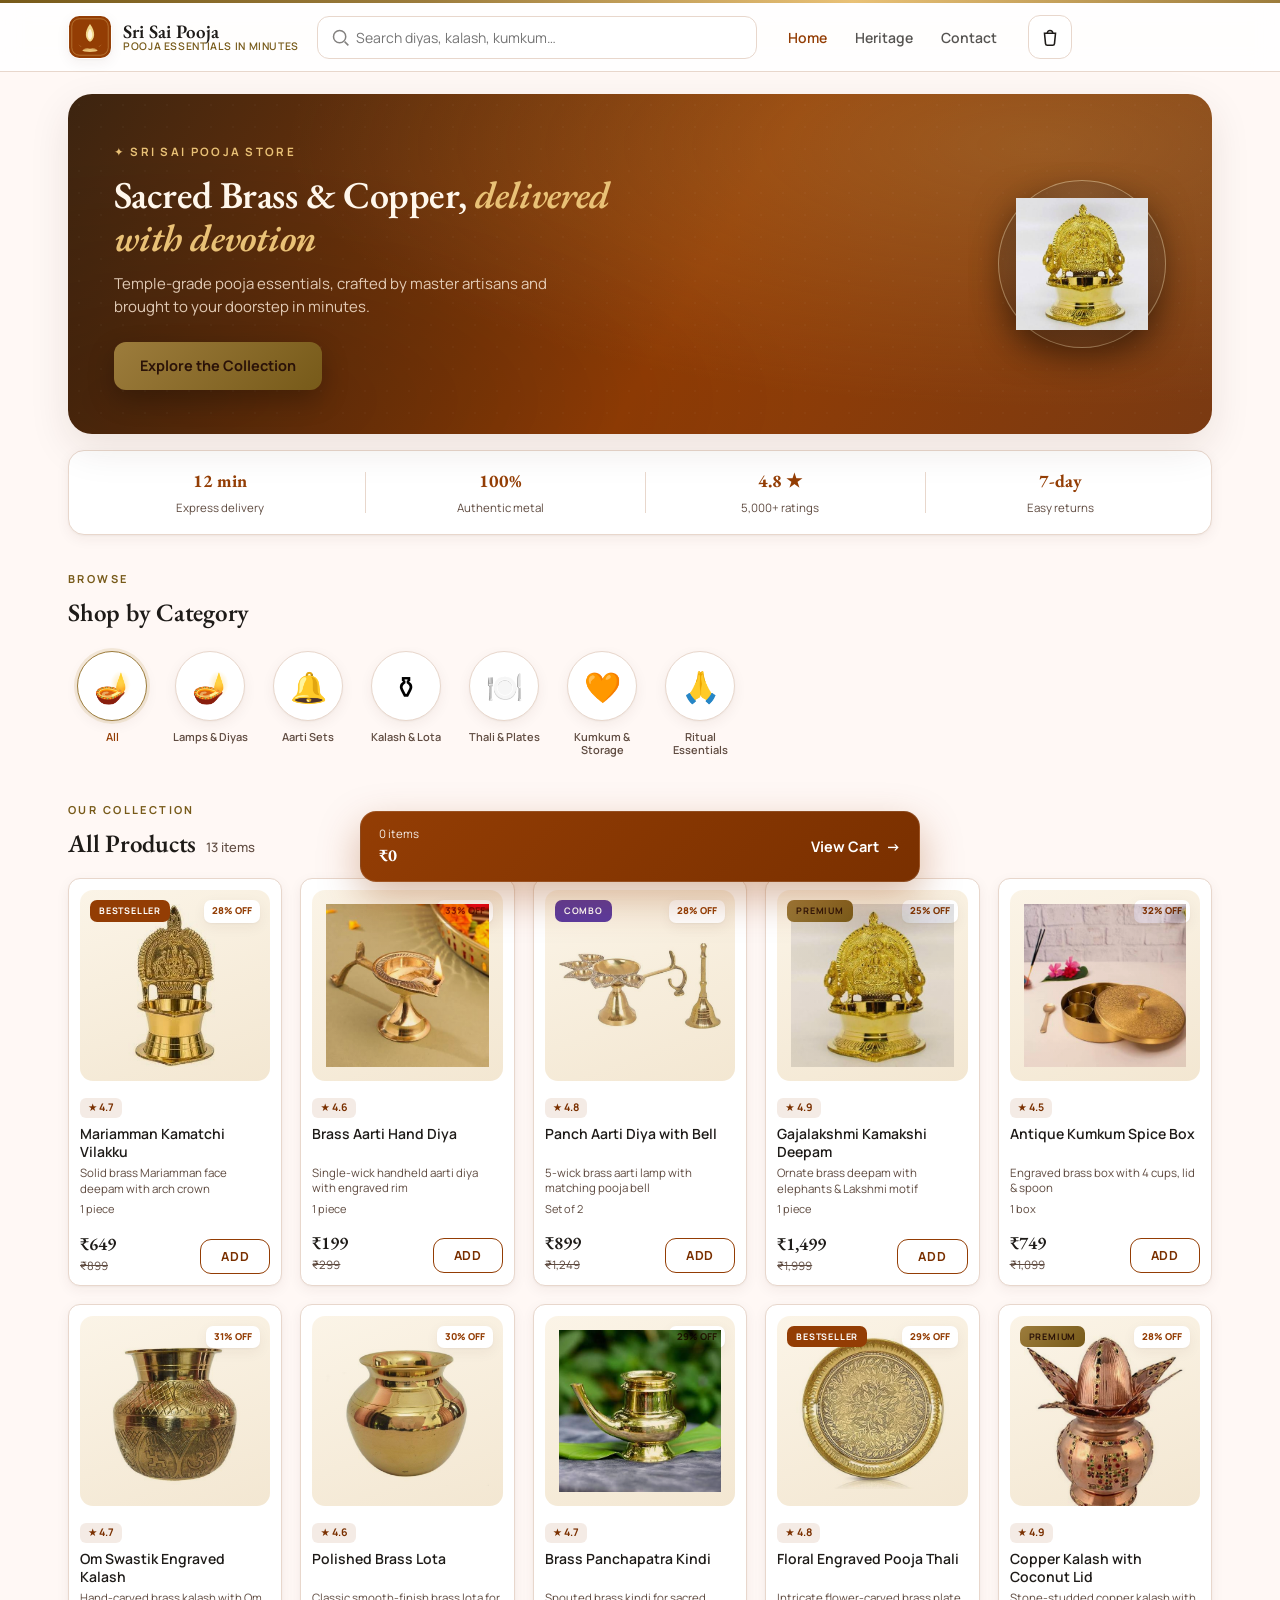
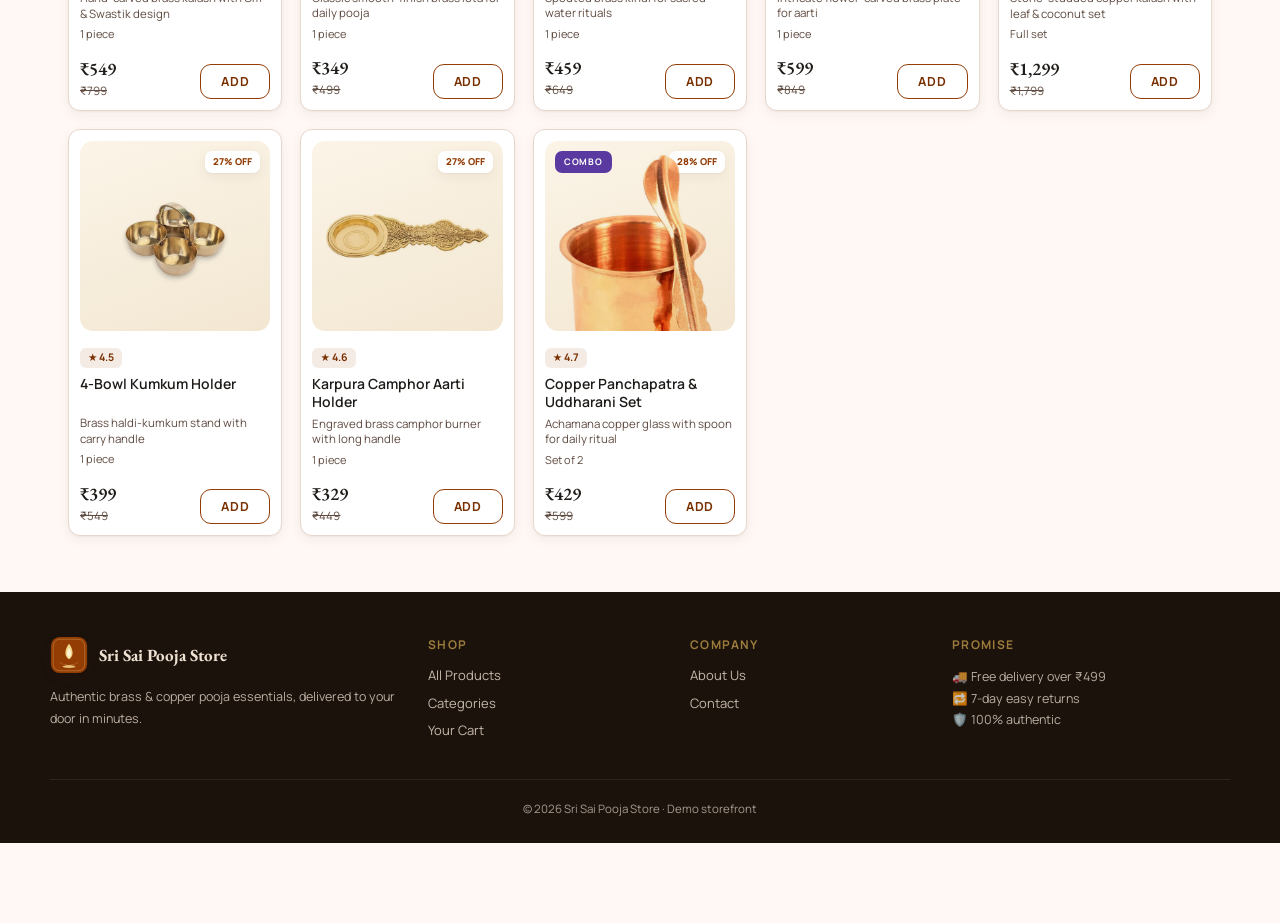
<file: index.html>
<!DOCTYPE html>
<html lang="en">
<head>
  <meta charset="UTF-8" />
  <meta name="viewport" content="width=device-width, initial-scale=1.0" />
  <title>Sri Sai Pooja Store · Pooja Essentials in Minutes</title>
  <meta name="description" content="Order authentic brass & copper pooja items delivered to your door in minutes." />
  <link rel="preconnect" href="https://fonts.googleapis.com" />
  <link rel="preconnect" href="https://fonts.gstatic.com" crossorigin />
  <link href="https://fonts.googleapis.com/css2?family=EB+Garamond:ital,wght@0,400;0,500;0,600;0,700;1,400;1,500&family=Manrope:wght@300;400;500;600;700;800&family=Tiro+Devanagari+Sanskrit&display=swap" rel="stylesheet" />
  <link rel="icon" href="assets/logo.svg?v=6" type="image/svg+xml" />
  <link rel="stylesheet" href="css/styles.css?v=6" />
</head>
<body>
  <div id="site-header"></div>

  <!-- Hero -->
  <section class="hero">
    <div class="container">
      <div class="hero-card">
        <div class="hero-copy">
          <span class="hero-kicker">✦ Sri Sai Pooja Store</span>
          <h1 class="serif">Sacred Brass &amp; Copper, <em>delivered with devotion</em></h1>
          <p>Temple-grade pooja essentials, crafted by master artisans and brought to your doorstep in minutes.</p>
          <a class="hero-cta" href="#categories">Explore the Collection</a>
        </div>
        <div class="hero-medallion"><img src="assets/products/gajalakshmi-deepam.jpg" alt="Brass Gajalakshmi Deepam" /></div>
      </div>
    </div>
  </section>

  <!-- Trust strip -->
  <div class="container">
    <div class="trust-strip">
      <div><b>12&nbsp;min</b><span>Express delivery</span></div>
      <div><b>100%</b><span>Authentic metal</span></div>
      <div><b>4.8 ★</b><span>5,000+ ratings</span></div>
      <div><b>7-day</b><span>Easy returns</span></div>
    </div>
  </div>

  <!-- Categories -->
  <div class="container">
    <div class="section-head" id="categories">
      <span class="kicker">Browse</span>
      <h2 class="serif section-title">Shop by Category</h2>
    </div>
    <nav class="categories" id="categoryBar"></nav>
  </div>

  <!-- Catalog -->
  <main class="catalog container">
    <div class="section-head">
      <span class="kicker">Our Collection</span>
      <div class="catalog-head">
        <h2 class="serif section-title" id="catalogTitle">All Products</h2>
        <span id="catalogCount" class="catalog-count"></span>
      </div>
    </div>
    <div class="product-grid" id="productGrid"></div>
    <div class="empty-state" id="emptyState" hidden>
      <div class="empty-emoji">🔍</div>
      <p>No products found. Try another search.</p>
    </div>
  </main>

  <div id="site-footer"></div>
  <div id="cart-bar-slot"></div>

  <script src="js/products.js?v=6"></script>
  <script src="js/store.js?v=6"></script>
  <script src="js/home.js?v=6"></script>
</body>
</html>
</file>
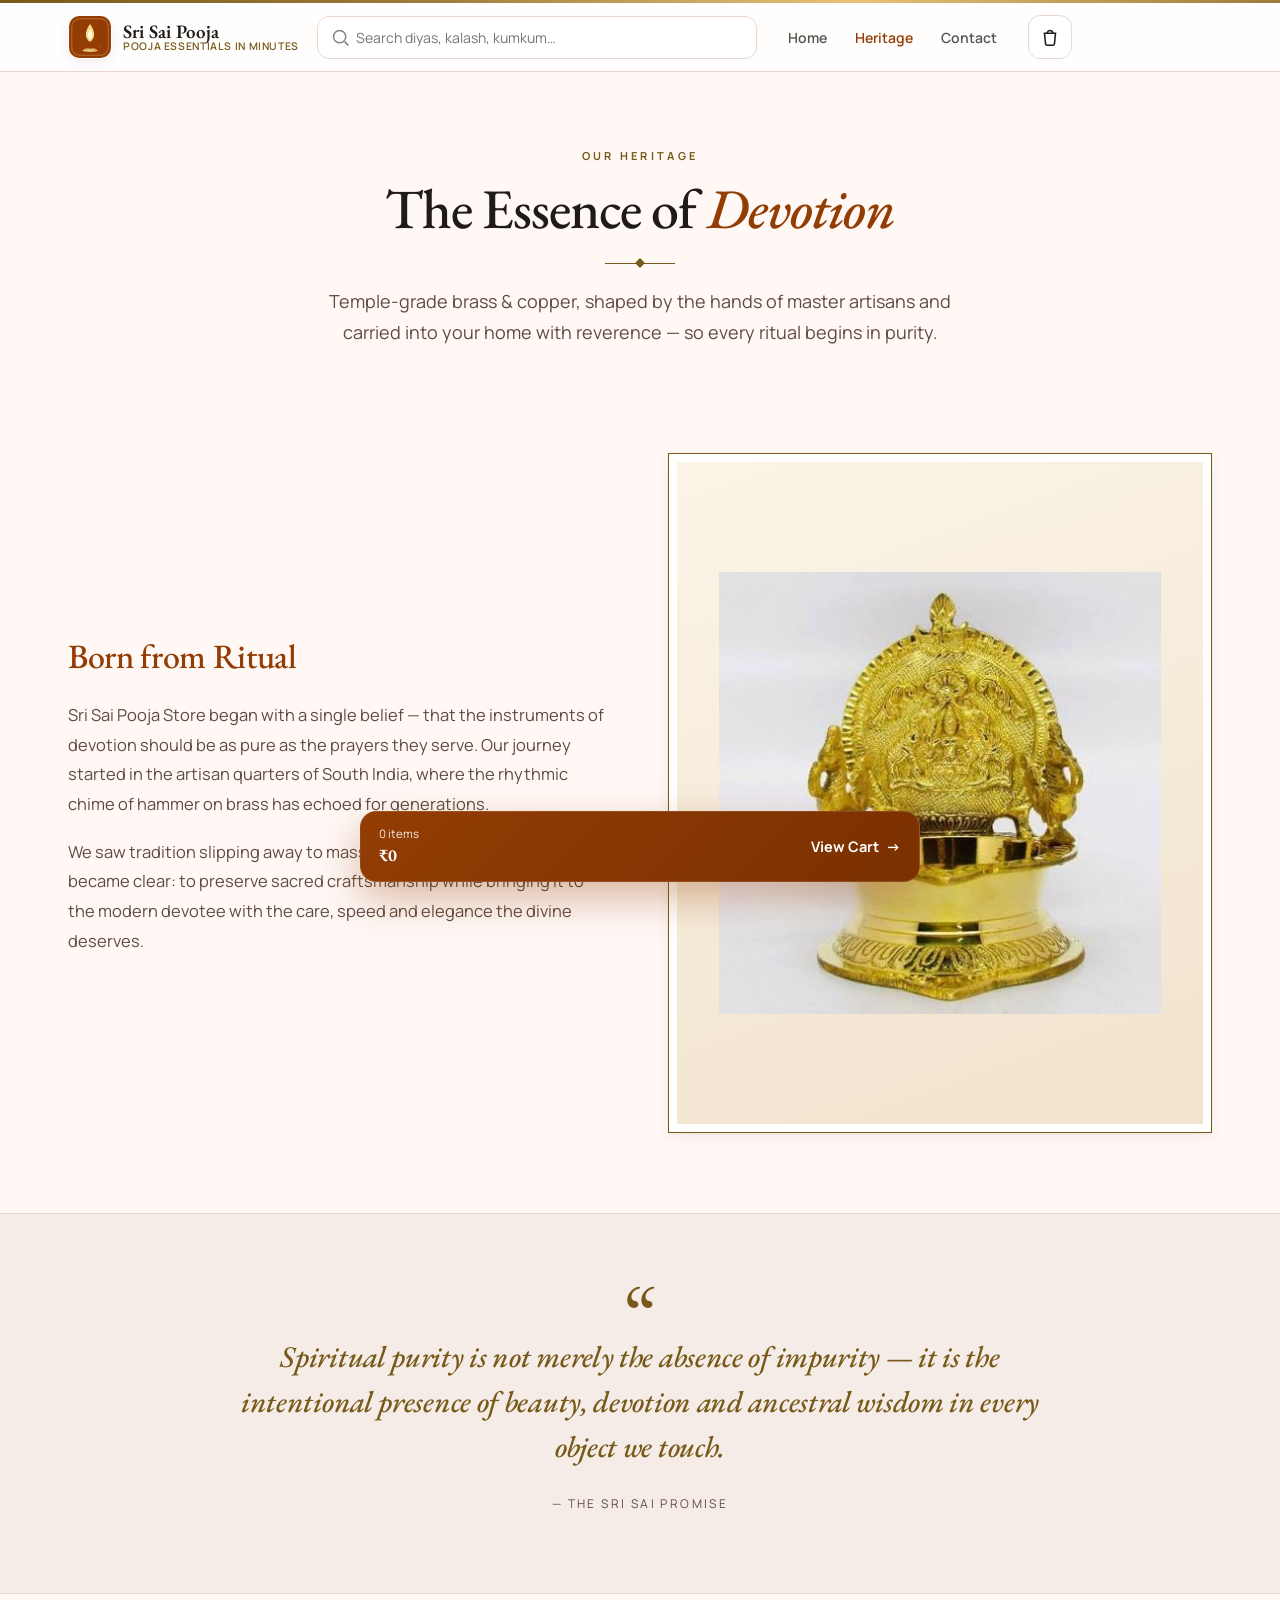
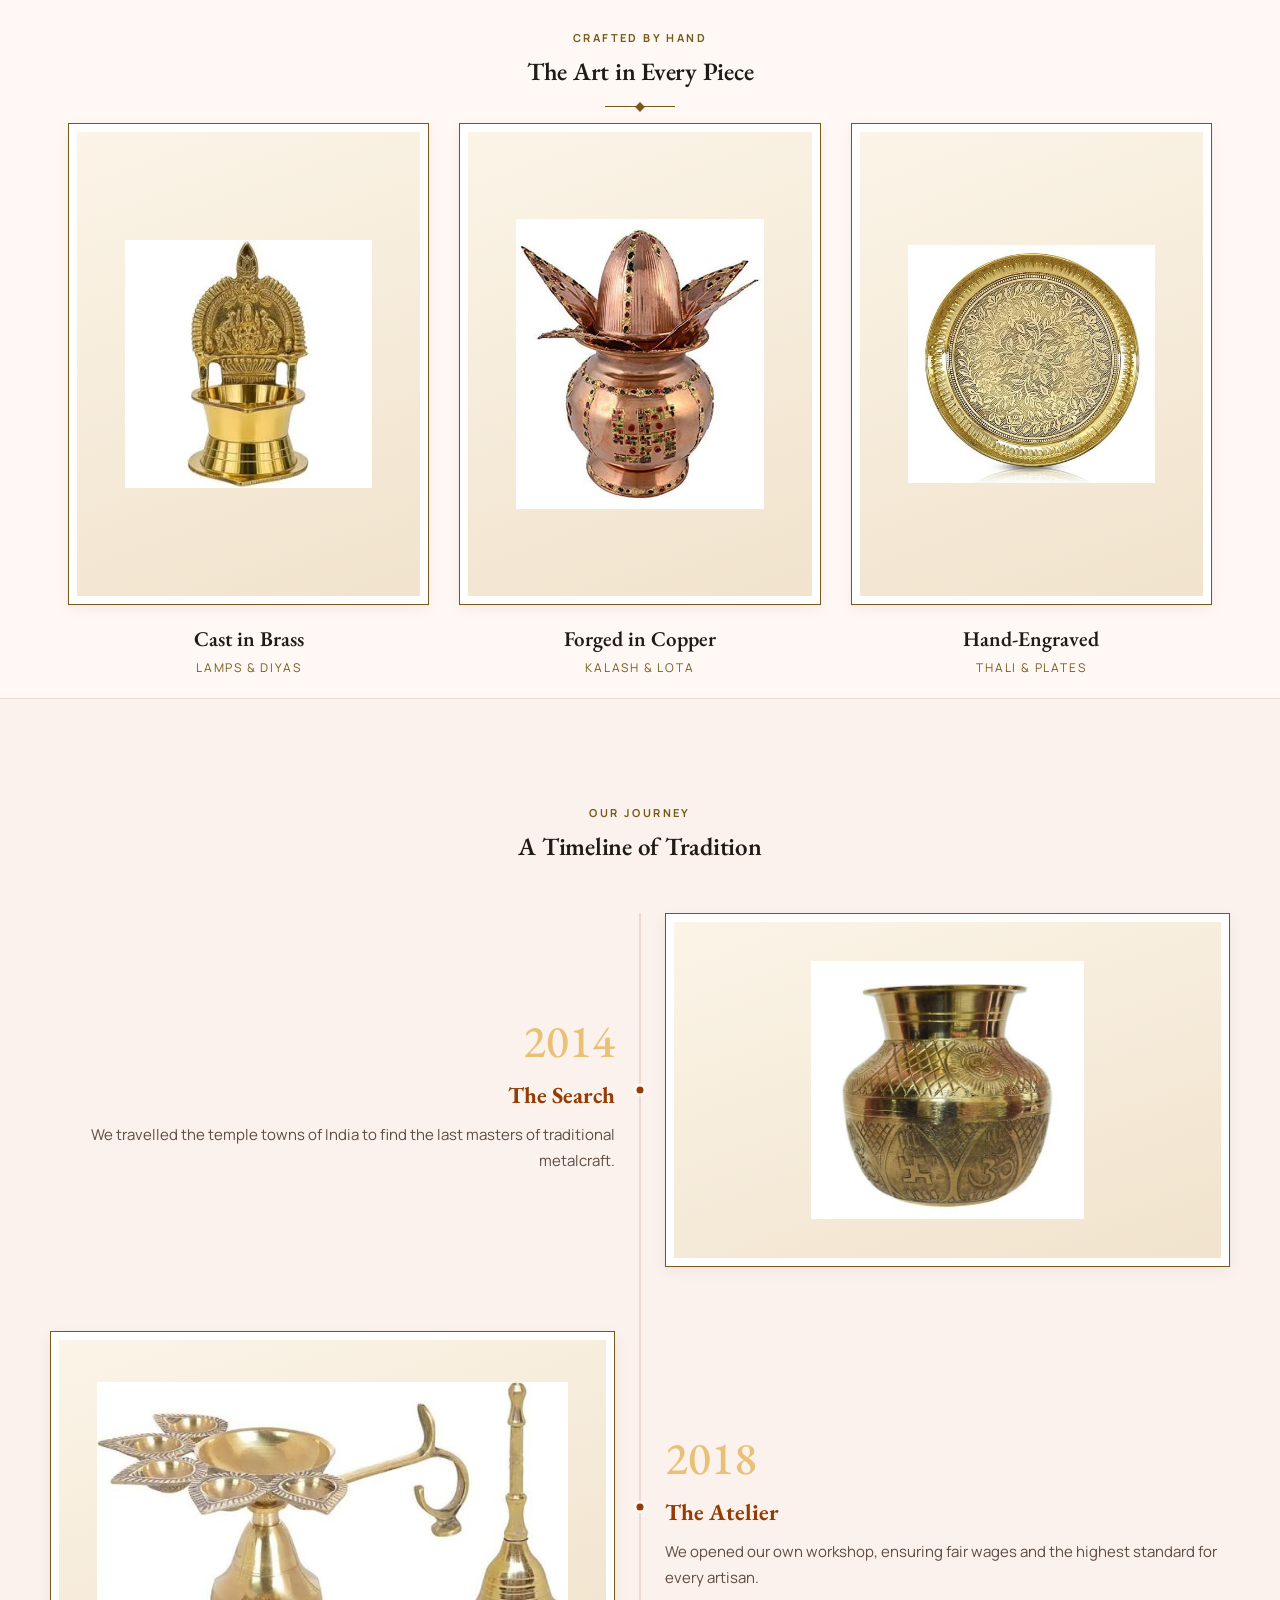
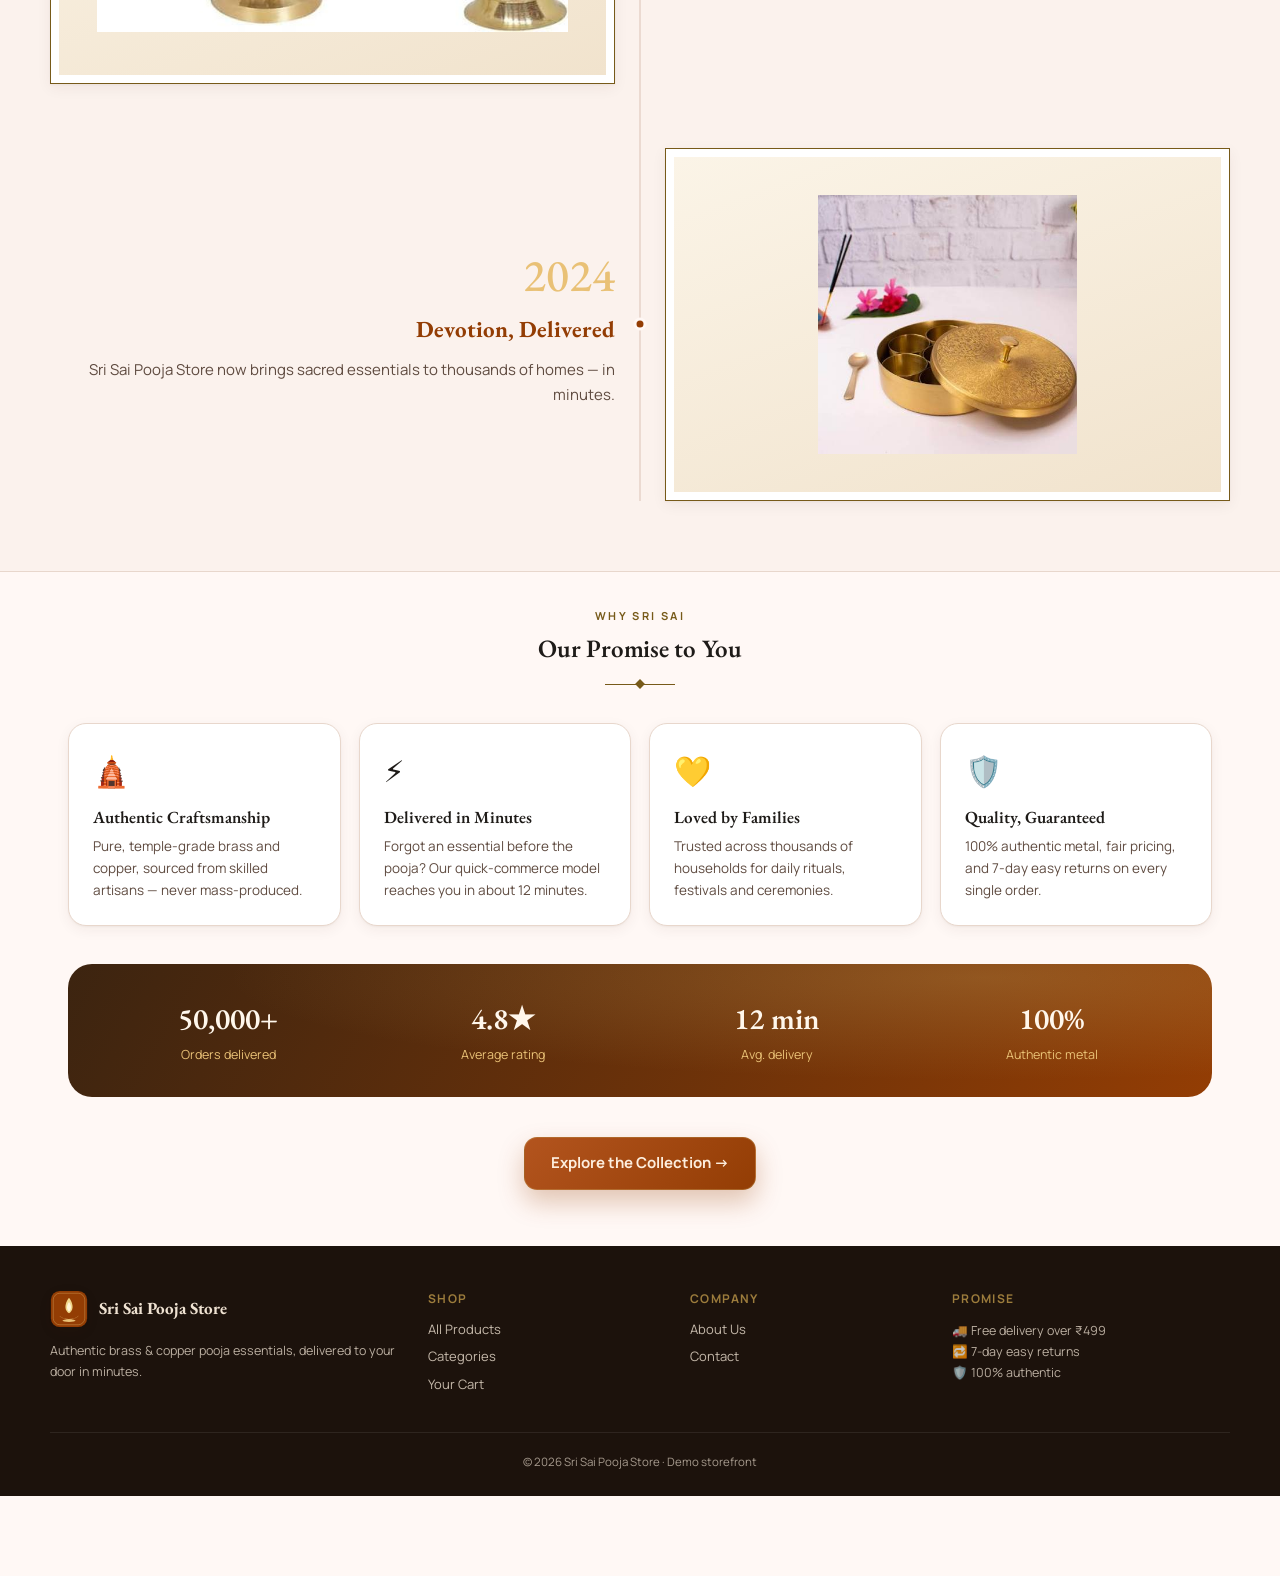
<file: about.html>
<!DOCTYPE html>
<html lang="en">
<head>
  <meta charset="UTF-8" />
  <meta name="viewport" content="width=device-width, initial-scale=1.0" />
  <title>Our Heritage · Sri Sai Pooja Store</title>
  <link rel="preconnect" href="https://fonts.googleapis.com" />
  <link rel="preconnect" href="https://fonts.gstatic.com" crossorigin />
  <link href="https://fonts.googleapis.com/css2?family=EB+Garamond:ital,wght@0,400;0,500;0,600;0,700;1,400;1,500&family=Manrope:wght@300;400;500;600;700;800&family=Tiro+Devanagari+Sanskrit&display=swap" rel="stylesheet" />
  <link rel="icon" href="assets/logo.svg?v=6" type="image/svg+xml" />
  <link rel="stylesheet" href="css/styles.css?v=6" />
</head>
<body>
  <div id="site-header"></div>

  <main>
    <!-- Editorial hero -->
    <section class="heritage-hero">
      <span class="kicker">Our Heritage</span>
      <h1 class="serif">The Essence of <em>Devotion</em></h1>
      <div class="gold-rule"></div>
      <p class="lede">Temple-grade brass &amp; copper, shaped by the hands of master artisans and
        carried into your home with reverence — so every ritual begins in purity.</p>
    </section>

    <!-- Born from ritual -->
    <section class="heritage-split container">
      <div class="hs-copy">
        <h2 class="serif">Born from Ritual</h2>
        <p>Sri Sai Pooja Store began with a single belief — that the instruments of devotion
          should be as pure as the prayers they serve. Our journey started in the artisan
          quarters of South India, where the rhythmic chime of hammer on brass has echoed for
          generations.</p>
        <p>We saw tradition slipping away to mass production. Our mission became clear: to
          preserve sacred craftsmanship while bringing it to the modern devotee with the care,
          speed and elegance the divine deserves.</p>
      </div>
      <figure class="gold-frame">
        <img src="assets/products/gajalakshmi-deepam.jpg" alt="Hand-cast brass Gajalakshmi Deepam" />
      </figure>
    </section>

    <!-- Pull quote -->
    <section class="heritage-quote">
      <div class="container">
        <div class="quote-mark serif">&ldquo;</div>
        <blockquote class="serif">Spiritual purity is not merely the absence of impurity — it is the
          intentional presence of beauty, devotion and ancestral wisdom in every object we touch.</blockquote>
        <cite>— The Sri Sai Promise</cite>
      </div>
    </section>

    <!-- Craft trio -->
    <section class="container">
      <div class="section-head center">
        <span class="kicker">Crafted by Hand</span>
        <h2 class="serif section-title">The Art in Every Piece</h2>
        <div class="gold-rule"></div>
      </div>
      <div class="craft-grid">
        <figure class="craft-item">
          <div class="gold-frame"><img src="assets/products/mariamman-lamp.jpg" alt="Brass deepam" /></div>
          <h3>Cast in Brass</h3><span>Lamps &amp; Diyas</span>
        </figure>
        <figure class="craft-item">
          <div class="gold-frame"><img src="assets/products/copper-kalash.jpg" alt="Copper kalash" /></div>
          <h3>Forged in Copper</h3><span>Kalash &amp; Lota</span>
        </figure>
        <figure class="craft-item">
          <div class="gold-frame"><img src="assets/products/pooja-thali.jpg" alt="Engraved pooja thali" /></div>
          <h3>Hand-Engraved</h3><span>Thali &amp; Plates</span>
        </figure>
      </div>
    </section>

    <!-- Timeline -->
    <section class="heritage-timeline">
      <div class="htl-inner">
        <div class="section-head center" style="margin-bottom:48px">
          <span class="kicker">Our Journey</span>
          <h2 class="serif section-title">A Timeline of Tradition</h2>
        </div>
        <div class="htl-line">
          <div class="htl-row left">
            <div class="htl-text">
              <span class="yr">2014</span>
              <h4>The Search</h4>
              <p>We travelled the temple towns of India to find the last masters of traditional metalcraft.</p>
            </div>
            <div class="htl-dot"></div>
            <figure class="gold-frame"><img src="assets/products/engraved-kalash.jpg" alt="Engraved brass kalash" /></figure>
          </div>
          <div class="htl-row right">
            <div class="htl-text">
              <span class="yr">2018</span>
              <h4>The Atelier</h4>
              <p>We opened our own workshop, ensuring fair wages and the highest standard for every artisan.</p>
            </div>
            <div class="htl-dot"></div>
            <figure class="gold-frame"><img src="assets/products/panch-aarti-set.jpg" alt="Panch aarti set" /></figure>
          </div>
          <div class="htl-row left">
            <div class="htl-text">
              <span class="yr">2024</span>
              <h4>Devotion, Delivered</h4>
              <p>Sri Sai Pooja Store now brings sacred essentials to thousands of homes — in minutes.</p>
            </div>
            <div class="htl-dot"></div>
            <figure class="gold-frame"><img src="assets/products/kumkum-box.jpg" alt="Antique kumkum box" /></figure>
          </div>
        </div>
      </div>
    </section>

    <!-- Promise cards -->
    <section class="container">
      <div class="section-head center">
        <span class="kicker">Why Sri Sai</span>
        <h2 class="serif section-title">Our Promise to You</h2>
        <div class="gold-rule"></div>
      </div>
      <div class="about-grid">
        <div class="about-card"><span>🛕</span><h3>Authentic Craftsmanship</h3>
          <p>Pure, temple-grade brass and copper, sourced from skilled artisans — never mass-produced.</p></div>
        <div class="about-card"><span>⚡</span><h3>Delivered in Minutes</h3>
          <p>Forgot an essential before the pooja? Our quick-commerce model reaches you in about 12 minutes.</p></div>
        <div class="about-card"><span>💛</span><h3>Loved by Families</h3>
          <p>Trusted across thousands of households for daily rituals, festivals and ceremonies.</p></div>
        <div class="about-card"><span>🛡️</span><h3>Quality, Guaranteed</h3>
          <p>100% authentic metal, fair pricing, and 7-day easy returns on every single order.</p></div>
      </div>
    </section>

    <!-- Stats -->
    <section class="container" style="margin-top:30px">
      <div class="about-stats">
        <div><b>50,000+</b><span>Orders delivered</span></div>
        <div><b>4.8★</b><span>Average rating</span></div>
        <div><b>12 min</b><span>Avg. delivery</span></div>
        <div><b>100%</b><span>Authentic metal</span></div>
      </div>
    </section>

    <div class="about-cta">
      <a class="btn-primary" href="index.html">Explore the Collection →</a>
    </div>
  </main>

  <div id="site-footer"></div>
  <div id="cart-bar-slot"></div>

  <script src="js/products.js?v=6"></script>
  <script src="js/store.js?v=6"></script>
  <script>Store.initChrome({ active: "about" });</script>
</body>
</html>
</file>
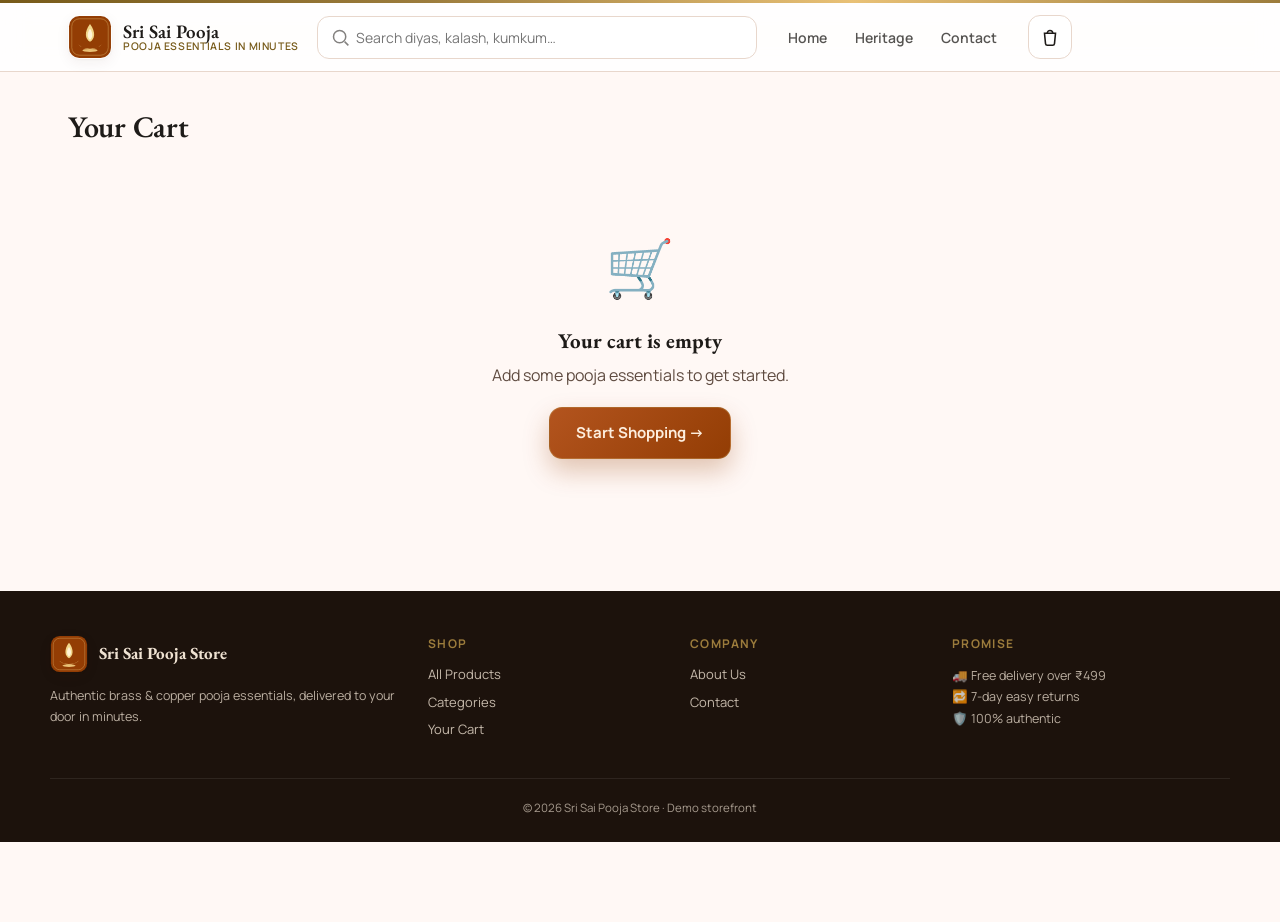
<file: cart.html>
<!DOCTYPE html>
<html lang="en">
<head>
  <meta charset="UTF-8" />
  <meta name="viewport" content="width=device-width, initial-scale=1.0" />
  <title>Your Cart · Sri Sai Pooja Store</title>
  <link rel="preconnect" href="https://fonts.googleapis.com" />
  <link rel="preconnect" href="https://fonts.gstatic.com" crossorigin />
  <link href="https://fonts.googleapis.com/css2?family=EB+Garamond:ital,wght@0,400;0,500;0,600;0,700;1,400;1,500&family=Manrope:wght@300;400;500;600;700;800&family=Tiro+Devanagari+Sanskrit&display=swap" rel="stylesheet" />
  <link rel="icon" href="assets/logo.svg?v=6" type="image/svg+xml" />
  <link rel="stylesheet" href="css/styles.css?v=6" />
</head>
<body>
  <div id="site-header"></div>
  <main class="container page">
    <h1 class="page-title">Your Cart</h1>
    <div id="cartRoot"></div>
  </main>
  <div id="site-footer"></div>

  <script src="js/products.js?v=6"></script>
  <script src="js/store.js?v=6"></script>
  <script src="js/cart.js?v=6"></script>
</body>
</html>
</file>
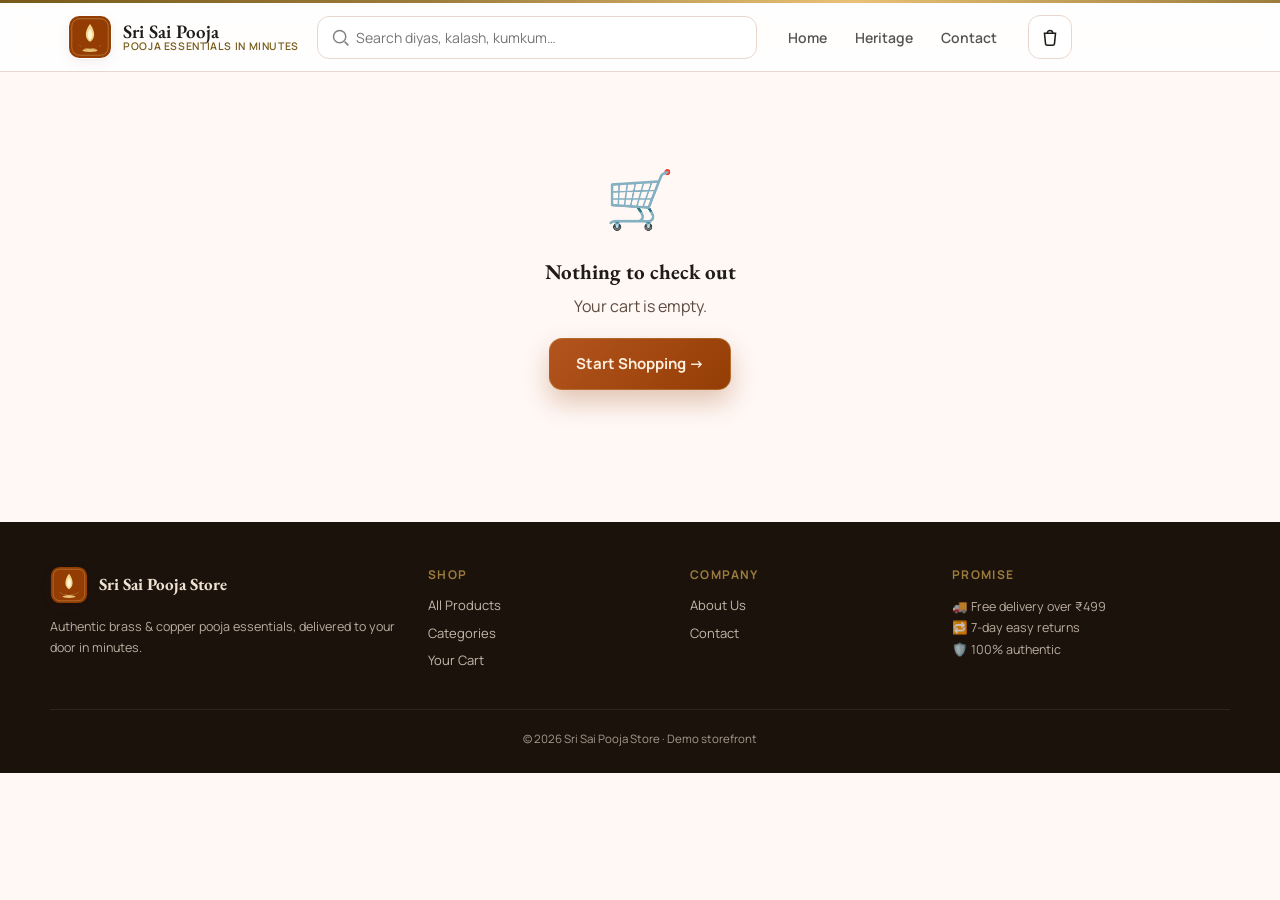
<file: checkout.html>
<!DOCTYPE html>
<html lang="en">
<head>
  <meta charset="UTF-8" />
  <meta name="viewport" content="width=device-width, initial-scale=1.0" />
  <title>Checkout · Sri Sai Pooja Store</title>
  <link rel="preconnect" href="https://fonts.googleapis.com" />
  <link rel="preconnect" href="https://fonts.gstatic.com" crossorigin />
  <link href="https://fonts.googleapis.com/css2?family=EB+Garamond:ital,wght@0,400;0,500;0,600;0,700;1,400;1,500&family=Manrope:wght@300;400;500;600;700;800&family=Tiro+Devanagari+Sanskrit&display=swap" rel="stylesheet" />
  <link rel="icon" href="assets/logo.svg?v=6" type="image/svg+xml" />
  <link rel="stylesheet" href="css/styles.css?v=6" />
</head>
<body>
  <div id="site-header"></div>
  <main class="container page" id="checkoutRoot"></main>
  <div id="site-footer"></div>

  <script src="js/products.js?v=6"></script>
  <script src="js/store.js?v=6"></script>
  <script src="js/checkout.js?v=6"></script>
</body>
</html>
</file>
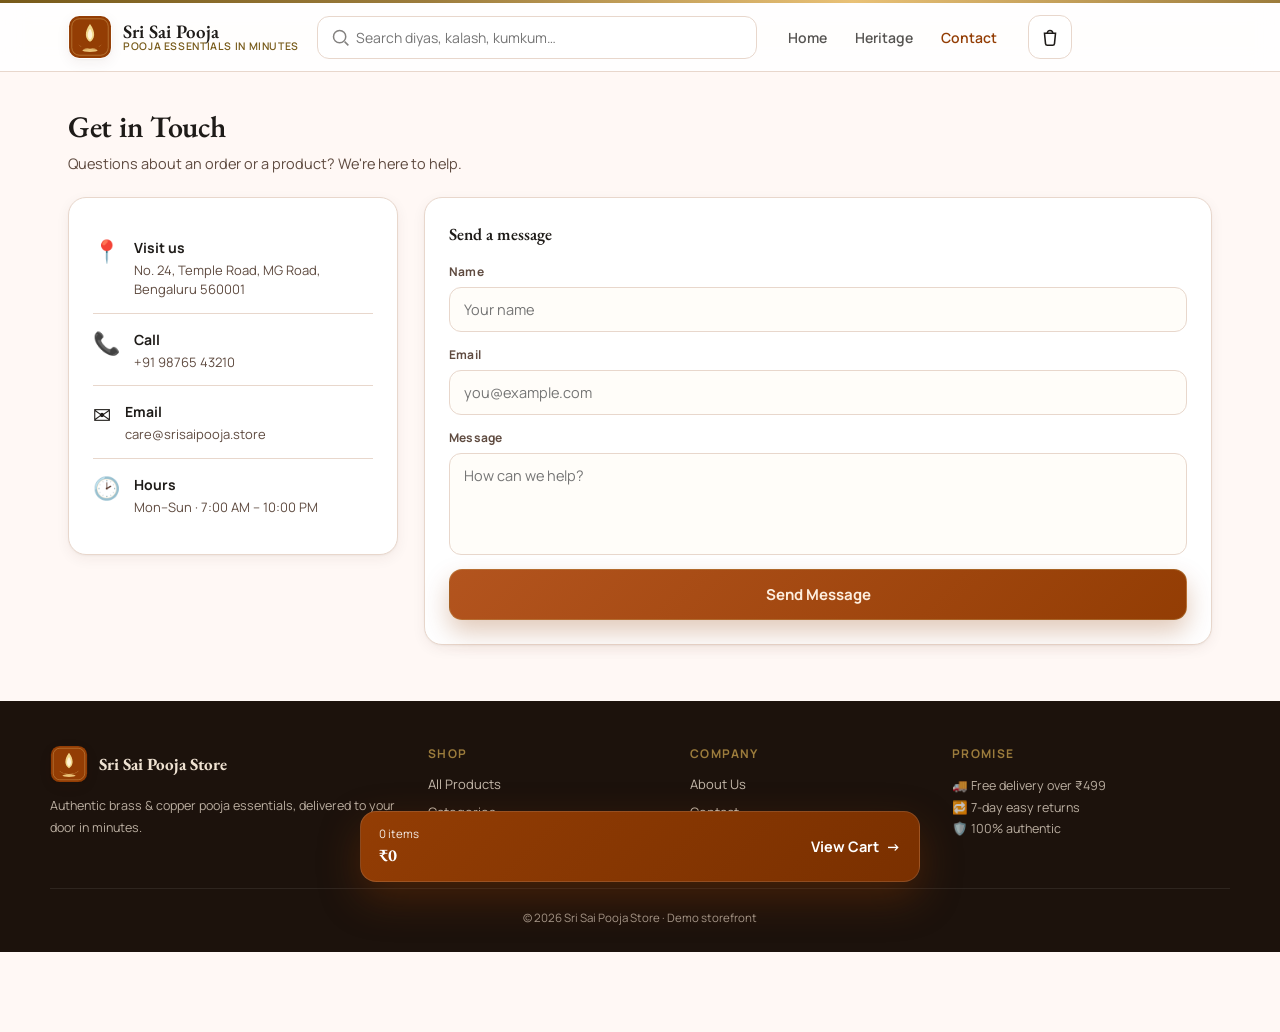
<file: contact.html>
<!DOCTYPE html>
<html lang="en">
<head>
  <meta charset="UTF-8" />
  <meta name="viewport" content="width=device-width, initial-scale=1.0" />
  <title>Contact · Sri Sai Pooja Store</title>
  <link rel="preconnect" href="https://fonts.googleapis.com" />
  <link rel="preconnect" href="https://fonts.gstatic.com" crossorigin />
  <link href="https://fonts.googleapis.com/css2?family=EB+Garamond:ital,wght@0,400;0,500;0,600;0,700;1,400;1,500&family=Manrope:wght@300;400;500;600;700;800&family=Tiro+Devanagari+Sanskrit&display=swap" rel="stylesheet" />
  <link rel="icon" href="assets/logo.svg?v=6" type="image/svg+xml" />
  <link rel="stylesheet" href="css/styles.css?v=6" />
</head>
<body>
  <div id="site-header"></div>

  <main class="container page">
    <h1 class="page-title">Get in Touch</h1>
    <p class="page-sub">Questions about an order or a product? We're here to help.</p>

    <div class="contact-layout">
      <div class="contact-info">
        <div class="contact-item"><span>📍</span><div><b>Visit us</b><p>No. 24, Temple Road, MG Road, Bengaluru 560001</p></div></div>
        <div class="contact-item"><span>📞</span><div><b>Call</b><p>+91 98765 43210</p></div></div>
        <div class="contact-item"><span>✉️</span><div><b>Email</b><p>care@srisaipooja.store</p></div></div>
        <div class="contact-item"><span>🕑</span><div><b>Hours</b><p>Mon–Sun · 7:00 AM – 10:00 PM</p></div></div>
      </div>

      <form class="contact-form" id="contactForm">
        <h3>Send a message</h3>
        <label>Name<input name="name" required placeholder="Your name" /></label>
        <label>Email<input name="email" type="email" required placeholder="you@example.com" /></label>
        <label>Message<textarea name="message" rows="4" required placeholder="How can we help?"></textarea></label>
        <button type="submit" class="btn-primary block">Send Message</button>
        <p class="contact-done" id="contactDone" hidden>✅ Thanks! We'll get back to you shortly.</p>
      </form>
    </div>
  </main>

  <div id="site-footer"></div>
  <div id="cart-bar-slot"></div>

  <script src="js/products.js?v=6"></script>
  <script src="js/store.js?v=6"></script>
  <script>
    Store.initChrome({ active: "contact" });
    document.getElementById("contactForm").addEventListener("submit", function (e) {
      e.preventDefault();
      this.reset();
      document.getElementById("contactDone").hidden = false;
      Store.toast("Message sent ✅");
    });
  </script>
</body>
</html>
</file>
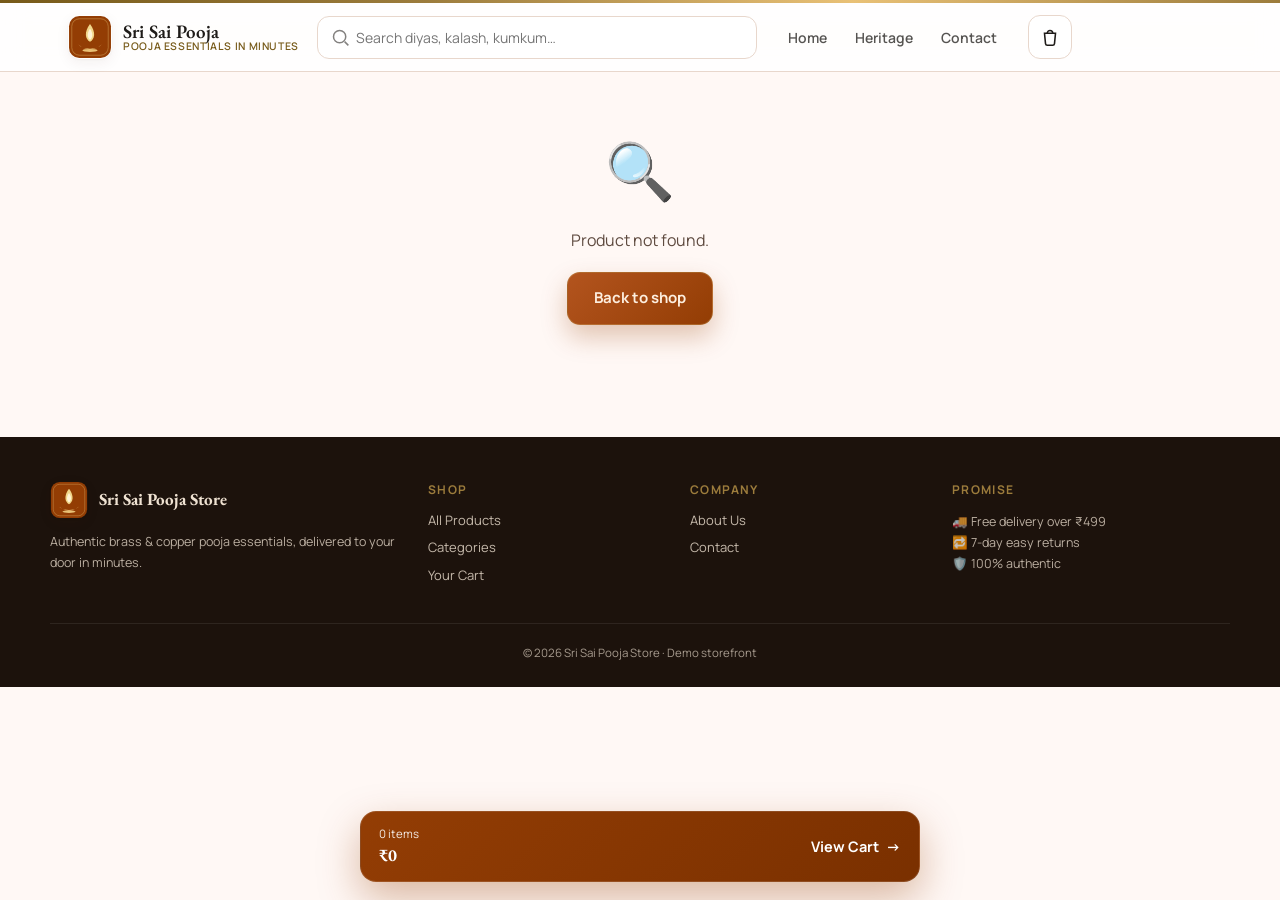
<file: product.html>
<!DOCTYPE html>
<html lang="en">
<head>
  <meta charset="UTF-8" />
  <meta name="viewport" content="width=device-width, initial-scale=1.0" />
  <title>Product · Sri Sai Pooja Store</title>
  <link rel="preconnect" href="https://fonts.googleapis.com" />
  <link rel="preconnect" href="https://fonts.gstatic.com" crossorigin />
  <link href="https://fonts.googleapis.com/css2?family=EB+Garamond:ital,wght@0,400;0,500;0,600;0,700;1,400;1,500&family=Manrope:wght@300;400;500;600;700;800&family=Tiro+Devanagari+Sanskrit&display=swap" rel="stylesheet" />
  <link rel="icon" href="assets/logo.svg?v=6" type="image/svg+xml" />
  <link rel="stylesheet" href="css/styles.css?v=6" />
</head>
<body>
  <div id="site-header"></div>
  <main class="container detail" id="detailRoot"></main>
  <div id="site-footer"></div>
  <div id="cart-bar-slot"></div>

  <script src="js/products.js?v=6"></script>
  <script src="js/store.js?v=6"></script>
  <script src="js/product.js?v=6"></script>
</body>
</html>
</file>
<file: css/styles.css>
/* ===== Sri Sai Pooja Store · premium storefront ===== */
:root {
  --bg: #fff8f5;            /* warm ivory */
  --surface: #ffffff;
  --surface-2: #f5ece7;
  --surface-3: #fbf2ed;
  --ink: #1e1b18;
  --muted: #5f4b40;
  --line: #e8d7cc;
  --line-strong: #dcc1b5;
  --gold: #9c7c3c;
  --gold-deep: #775a19;     /* bronze */
  --gold-soft: #e9c176;
  --maroon: #933d04;        /* terracotta primary (var name kept) */
  --maroon-2: #b3541e;
  --emerald: #933d04;       /* unified terracotta (var name kept) */
  --emerald-deep: #7a3000;
  --shadow-sm: 0 1px 2px rgba(60,30,12,.04), 0 4px 14px rgba(60,30,12,.06);
  --shadow: 0 14px 40px rgba(60,30,12,.10);
  --shadow-lg: 0 28px 70px rgba(60,30,12,.16);
  --radius: 12px;
  --radius-sm: 8px;
  --maxw: 1180px;
}
* { margin: 0; padding: 0; box-sizing: border-box; }
html { -webkit-text-size-adjust: 100%; }
body {
  font-family: "Manrope", system-ui, -apple-system, sans-serif;
  color: var(--ink); line-height: 1.5; -webkit-font-smoothing: antialiased;
  padding-bottom: 80px;
  background-color: #fff8f5;
  background-image: radial-gradient(rgba(220,193,181,.5) 0.6px, transparent 0.6px);
  background-size: 38px 38px; background-attachment: fixed;
}
img { display: block; max-width: 100%; }
a { color: inherit; text-decoration: none; }
button { font-family: inherit; cursor: pointer; border: none; background: none; }
.serif { font-family: "EB Garamond", "Tiro Devanagari Sanskrit", Georgia, serif; }
.container { max-width: var(--maxw); margin: 0 auto; padding: 0 18px; }

/* section heading */
.section-head { margin: 30px 0 16px; }
.kicker {
  display: inline-block; font-size: 11px; font-weight: 700; letter-spacing: .22em;
  text-transform: uppercase; color: var(--gold-deep); margin-bottom: 6px;
}
.section-title { font-size: 25px; font-weight: 600; letter-spacing: -.01em; color: var(--ink); }

/* ===== Top nav ===== */
.nav {
  position: sticky; top: 0; z-index: 40;
  background: rgba(255,255,255,.86); backdrop-filter: saturate(180%) blur(14px);
  border-bottom: 1px solid var(--line);
}
.nav::before { content: ""; display: block; height: 3px;
  background: linear-gradient(90deg, var(--gold-deep), var(--gold), var(--gold-soft), var(--gold)); }
.nav-inner { max-width: var(--maxw); margin: 0 auto; padding: 12px 18px; display: flex; align-items: center; gap: 18px; }
.brand { display: flex; align-items: center; gap: 11px; flex: 0 0 auto; }
.brand-logo {
  width: 44px; height: 44px; flex: 0 0 auto; border-radius: 12px;
  overflow: hidden; box-shadow: var(--shadow-sm); display: block;
}
.brand-logo svg { width: 100%; height: 100%; display: block; }
.brand-logo.big { width: 88px; height: 88px; border-radius: 20px; margin: 0 auto 18px; }
.footer-brand .brand-logo { width: 38px; height: 38px; border-radius: 10px; }
.brand-text { display: flex; flex-direction: column; line-height: 1.05; }
.brand-text b { font-family: "EB Garamond", serif; color: var(--ink); font-size: 19px; font-weight: 600; letter-spacing: .01em; }
.brand-text small { color: var(--gold-deep); font-size: 10.5px; font-weight: 600; letter-spacing: .06em; text-transform: uppercase; }

.nav-search { flex: 1; position: relative; max-width: 440px; display: flex; align-items: center; }
.nav-search .search-ico { position: absolute; left: 14px; font-size: 14px; opacity: .6; }
.nav-search input {
  width: 100%; padding: 11px 14px 11px 38px; border: 1px solid var(--line); border-radius: 12px;
  font-size: 14px; outline: none; background: var(--surface); font-family: inherit; transition: .15s;
}
.nav-search input:focus { border-color: var(--gold); box-shadow: 0 0 0 3px rgba(194,160,90,.15); }
.nav-links { display: flex; gap: 2px; flex: 0 0 auto; }
.nav-links a { color: var(--ink); font-size: 14px; font-weight: 600; padding: 8px 13px; border-radius: 9px; opacity: .75; transition: .15s; }
.nav-links a:hover { opacity: 1; background: var(--surface-2); }
.nav-links a.active { opacity: 1; color: var(--maroon); }
.nav-cart {
  position: relative; flex: 0 0 auto; width: 44px; height: 44px; display: grid; place-items: center;
  background: var(--surface); border: 1px solid var(--line); border-radius: 12px; font-size: 18px; transition: .15s;
}
.nav-cart:hover { border-color: var(--gold); }
.nav-cart-badge {
  position: absolute; top: -7px; right: -7px; min-width: 20px; height: 20px; padding: 0 5px;
  background: var(--maroon); color: #fff; font-size: 11px; font-weight: 700; border-radius: 10px;
  display: none; place-items: center; border: 2px solid var(--bg);
}
.nav-cart-badge.show { display: grid; }

/* ===== Hero ===== */
.hero { margin-top: 22px; }
.hero-card {
  position: relative; overflow: hidden; display: flex; align-items: center; justify-content: space-between; gap: 24px;
  background:
    radial-gradient(120% 140% at 85% 15%, rgba(194,160,90,.30), transparent 55%),
    radial-gradient(90% 120% at 10% 90%, rgba(0,0,0,.18), transparent 60%),
    linear-gradient(120deg, #3c2410, var(--maroon) 55%, #7a3a12);
  border-radius: 24px; padding: 44px 46px; box-shadow: var(--shadow);
}
.hero-card::after {
  content: ""; position: absolute; inset: 0;
  background-image: radial-gradient(rgba(255,255,255,.05) 1px, transparent 1.4px);
  background-size: 22px 22px; opacity: .5; pointer-events: none;
}
.hero-copy { position: relative; z-index: 1; max-width: 520px; }
.hero-kicker { display: inline-block; font-size: 11.5px; font-weight: 700; letter-spacing: .2em; text-transform: uppercase; color: var(--gold-soft); margin-bottom: 14px; }
.hero-copy h1 { color: #fff7ec; font-size: 38px; line-height: 1.12; font-weight: 600; letter-spacing: -.015em; }
.hero-copy h1 em { font-style: italic; color: var(--gold-soft); }
.hero-copy p { color: #f1dcc8; opacity: .9; font-size: 15px; margin-top: 14px; max-width: 440px; }
.hero-cta {
  display: inline-flex; align-items: center; gap: 8px; margin-top: 24px;
  background: linear-gradient(135deg, var(--gold), var(--gold-deep)); color: #2a1208;
  font-weight: 700; font-size: 14.5px; padding: 13px 26px; border-radius: 12px;
  box-shadow: 0 10px 26px rgba(0,0,0,.25); transition: .18s;
}
.hero-cta:hover { transform: translateY(-2px); box-shadow: 0 14px 32px rgba(0,0,0,.32); }
.hero-medallion {
  position: relative; z-index: 1; flex: 0 0 auto; width: 168px; height: 168px; border-radius: 50%;
  display: grid; place-items: center; font-size: 84px;
  background: radial-gradient(circle at 50% 38%, rgba(255,247,236,.16), rgba(255,247,236,.02));
  border: 1px solid rgba(236,220,180,.45);
  box-shadow: inset 0 0 40px rgba(0,0,0,.25), 0 12px 30px rgba(0,0,0,.25);
}
.hero-medallion span { filter: drop-shadow(0 6px 14px rgba(0,0,0,.4)); animation: float 3.4s ease-in-out infinite; }
@keyframes float { 0%,100% { transform: translateY(0); } 50% { transform: translateY(-9px); } }

/* ===== Trust strip ===== */
.trust-strip {
  display: grid; grid-template-columns: repeat(4, 1fr); gap: 10px; margin-top: 16px;
  background: var(--surface); border: 1px solid var(--line); border-radius: 16px; padding: 16px; box-shadow: var(--shadow-sm);
}
.trust-strip div { text-align: center; position: relative; }
.trust-strip div + div::before { content: ""; position: absolute; left: 0; top: 10%; height: 80%; width: 1px; background: var(--line); }
.trust-strip b { display: block; font-family: "EB Garamond", serif; font-size: 18px; color: var(--maroon); }
.trust-strip span { font-size: 11.5px; color: var(--muted); }

/* ===== Categories ===== */
.categories { display: flex; gap: 14px; overflow-x: auto; padding: 4px 2px 10px; scrollbar-width: none; }
.categories::-webkit-scrollbar { display: none; }
.cat-chip { flex: 0 0 auto; display: flex; flex-direction: column; align-items: center; gap: 9px; width: 84px; }
.cat-icon {
  width: 70px; height: 70px; display: grid; place-items: center; background: var(--surface);
  border-radius: 50%; font-size: 30px; box-shadow: var(--shadow-sm);
  border: 1px solid var(--line); transition: .2s;
}
.cat-chip:hover .cat-icon { transform: translateY(-3px); border-color: var(--gold); }
.cat-chip.active .cat-icon { border-color: var(--gold); background: #fff; box-shadow: 0 0 0 3px rgba(194,160,90,.18), var(--shadow-sm); }
.cat-chip span:last-child { font-size: 11px; text-align: center; color: var(--muted); font-weight: 600; line-height: 1.2; }
.cat-chip.active span:last-child { color: var(--maroon); }

/* ===== Catalog & cards ===== */
.catalog { margin-top: 6px; }
.catalog-head { display: flex; align-items: baseline; gap: 10px; }
.catalog-count { font-size: 13px; color: var(--muted); font-weight: 500; }
.product-grid { display: grid; grid-template-columns: repeat(auto-fill, minmax(184px, 1fr)); gap: 18px; }

.card {
  background: var(--surface); border: 1px solid var(--line); border-radius: var(--radius); padding: 11px;
  display: flex; flex-direction: column; position: relative; box-shadow: var(--shadow-sm);
  transition: transform .2s ease, box-shadow .2s ease, border-color .2s ease;
}
.card:hover { transform: translateY(-5px); box-shadow: var(--shadow-lg); border-color: var(--gold-soft); }
.card-link { display: block; }
.card-img-wrap {
  position: relative; background: linear-gradient(160deg, #fbf4e7, #f3e7d2);
  border-radius: 13px; aspect-ratio: 1/1; display: grid; place-items: center; overflow: hidden; margin-bottom: 12px;
}
.card-img-wrap img { width: 100%; height: 100%; object-fit: contain; padding: 14px; mix-blend-mode: multiply; transition: transform .35s ease; }
.card:hover .card-img-wrap img { transform: scale(1.06); }
.card-tag {
  position: absolute; top: 10px; left: 10px; background: var(--maroon); color: #fff;
  font-size: 9px; font-weight: 700; padding: 4px 9px; border-radius: 7px; letter-spacing: .09em; text-transform: uppercase; z-index: 2;
}
.card-tag.Combo { background: #5a3aa0; }
.card-tag.Premium { background: linear-gradient(135deg, var(--gold), var(--gold-deep)); color: #2a1208; }
.card-tag.Bestseller { background: var(--emerald); }
.off-badge {
  position: absolute; top: 10px; right: 10px; background: #fff; color: var(--emerald);
  font-size: 9.5px; font-weight: 800; padding: 4px 8px; border-radius: 7px; box-shadow: var(--shadow-sm);
}
.card-rating {
  display: inline-flex; align-items: center; gap: 3px; background: rgba(147,61,4,.1); color: var(--emerald-deep);
  font-size: 10.5px; font-weight: 700; padding: 2px 8px; border-radius: 6px; width: fit-content; margin-bottom: 7px;
}
.card-name { font-size: 14px; font-weight: 600; line-height: 1.3; min-height: 36px; color: var(--ink); }
.card-desc { font-size: 11.5px; color: var(--muted); margin-top: 4px; line-height: 1.35; min-height: 31px; }
.card-unit { font-size: 11px; color: var(--muted); margin-top: 5px; display: block; }
.card-foot { display: flex; align-items: flex-end; justify-content: space-between; margin-top: 12px; gap: 8px; }
.price-block { display: flex; flex-direction: column; }
.price-now { font-family: "EB Garamond", serif; font-size: 18px; font-weight: 600; color: var(--ink); }
.price-mrp { font-size: 11.5px; color: var(--muted); text-decoration: line-through; }

/* Add button + stepper */
.add-btn {
  background: var(--surface); color: var(--emerald-deep); border: 1.5px solid var(--emerald);
  font-weight: 700; font-size: 12.5px; padding: 8px 20px; border-radius: 11px;
  text-transform: uppercase; letter-spacing: .06em; transition: .15s;
}
.add-btn:hover { background: var(--emerald); color: #fff; }
.add-btn:active { transform: scale(.94); }
.stepper { display: inline-flex; align-items: center; background: var(--emerald); border-radius: 11px; overflow: hidden; box-shadow: 0 4px 12px rgba(147,61,4,.28); }
.stepper button { color: #fff; font-size: 18px; font-weight: 700; width: 32px; height: 35px; display: grid; place-items: center; transition: background .12s; }
.stepper button:active { background: var(--emerald-deep); }
.stepper .qty { color: #fff; font-size: 13.5px; font-weight: 700; min-width: 22px; text-align: center; }

/* ===== Generic page / buttons ===== */
.page { padding-top: 8px; }
.page-title { font-family: "EB Garamond", serif; font-size: 30px; font-weight: 600; margin-top: 24px; letter-spacing: -.01em; }
.page-sub { color: var(--muted); font-size: 14.5px; margin-top: 4px; margin-bottom: 22px; }
.btn-primary {
  display: inline-flex; align-items: center; justify-content: center; gap: 7px;
  background: linear-gradient(135deg, var(--maroon-2), var(--maroon)); color: #fdeede; font-weight: 700; font-size: 15px;
  padding: 14px 26px; border-radius: 13px; box-shadow: 0 12px 26px rgba(147,61,4,.28);
  border: 1px solid rgba(194,160,90,.35); transition: .18s;
}
.btn-primary:hover { transform: translateY(-2px); box-shadow: 0 16px 32px rgba(147,61,4,.34); }
.btn-primary:active { transform: translateY(0); }
.btn-primary.block { display: flex; width: 100%; }
.link-back { display: inline-block; margin-top: 16px; color: var(--gold-deep); font-weight: 700; font-size: 13.5px; }

/* ===== Product detail ===== */
.breadcrumb { font-size: 12.5px; color: var(--muted); margin: 18px 0 20px; }
.breadcrumb a:hover { color: var(--gold-deep); }
.detail-grid { display: grid; grid-template-columns: 1fr 1fr; gap: 38px; align-items: start; }
.detail-media {
  position: relative; background: linear-gradient(160deg, #fbf4e7, #f1e3cd); border-radius: 24px; padding: 36px;
  display: grid; place-items: center; box-shadow: var(--shadow); border: 1px solid var(--line);
}
.detail-media img { max-height: 400px; object-fit: contain; mix-blend-mode: multiply; }
.detail-info h1 { font-family: "EB Garamond", serif; font-size: 30px; font-weight: 600; margin: 10px 0 8px; line-height: 1.2; letter-spacing: -.01em; }
.detail-desc { color: var(--muted); font-size: 14.5px; line-height: 1.6; }
.detail-unit { font-size: 13.5px; margin-top: 12px; color: var(--ink); }
.detail-price { display: flex; align-items: baseline; gap: 12px; margin-top: 18px; }
.detail-price .price-now { font-size: 32px; }
.detail-price .price-mrp { font-size: 16px; }
.detail-off { background: rgba(147,61,4,.12); color: var(--emerald-deep); font-size: 12px; font-weight: 800; padding: 4px 10px; border-radius: 8px; }
.detail-save { color: var(--emerald-deep); font-size: 13px; font-weight: 700; margin-top: 8px; }
.detail-actions { display: flex; align-items: center; gap: 16px; margin-top: 24px; }
.detail-actions .stepper { transform: scale(1.18); transform-origin: left; }
.detail-perks { list-style: none; display: flex; flex-wrap: wrap; gap: 16px; margin-top: 26px; padding-top: 20px; border-top: 1px solid var(--line); }
.detail-perks li { font-size: 13px; color: var(--ink); font-weight: 500; }
.related { margin: 50px 0 10px; }
.related h3 { font-family: "EB Garamond", serif; font-size: 21px; font-weight: 600; margin-bottom: 16px; }

/* ===== Cart page ===== */
.cart-layout { display: grid; grid-template-columns: 1fr 350px; gap: 26px; align-items: start; margin-top: 10px; }
.delivery-note {
  display: flex; align-items: center; gap: 13px; margin-bottom: 16px;
  background: linear-gradient(110deg, #fff, #f7eede); border: 1px solid var(--line); border-radius: 14px; padding: 13px 16px;
}
.dn-ico { font-size: 22px; }
.delivery-note b { font-size: 13.5px; }
.delivery-note small { font-size: 11.5px; color: var(--muted); display: block; }
.cart-item {
  display: flex; gap: 15px; align-items: center; background: var(--surface);
  border: 1px solid var(--line); border-radius: 16px; padding: 13px; margin-bottom: 13px; box-shadow: var(--shadow-sm);
}
.cart-item-img { width: 74px; height: 74px; flex: 0 0 74px; background: linear-gradient(160deg,#fbf4e7,#f3e7d2); border-radius: 13px; display: grid; place-items: center; overflow: hidden; }
.cart-item-img img { width: 100%; height: 100%; object-fit: contain; padding: 9px; mix-blend-mode: multiply; }
.cart-item-info { flex: 1; min-width: 0; }
.cart-item-info h5 { font-size: 14.5px; font-weight: 600; line-height: 1.25; }
.cart-item-info .ci-unit { font-size: 11.5px; color: var(--muted); }
.cart-item-info .ci-price { font-size: 14px; font-weight: 700; margin-top: 5px; }
.cart-item-info .ci-mrp { font-size: 11.5px; color: var(--muted); text-decoration: line-through; font-weight: 400; }
.cart-item-right { display: flex; flex-direction: column; align-items: flex-end; gap: 9px; }
.cart-item-right .ci-line { font-family: "EB Garamond", serif; font-size: 15px; font-weight: 600; }

.bill { background: var(--surface); border: 1px solid var(--line); border-radius: 16px; padding: 18px 20px; box-shadow: var(--shadow-sm); }
.bill h4 { font-family: "EB Garamond", serif; font-size: 16px; font-weight: 600; margin-bottom: 14px; }
.bill-row { display: flex; justify-content: space-between; font-size: 13.5px; color: var(--muted); margin-bottom: 10px; }
.bill-row.discount { color: var(--emerald-deep); }
.bill-row.total { color: var(--ink); font-weight: 700; font-size: 16px; border-top: 1px dashed var(--line); padding-top: 12px; margin-top: 4px; }
.bill-row.total span:last-child { font-family: "EB Garamond", serif; }
.cart-side { position: sticky; top: 88px; }
.cart-side .btn-primary.block { margin-top: 16px; }

/* ===== Checkout ===== */
.checkout-layout { display: grid; grid-template-columns: 1fr 360px; gap: 26px; align-items: start; margin-top: 10px; }
.checkout-card, .checkout-summary { background: var(--surface); border: 1px solid var(--line); border-radius: 18px; padding: 24px; box-shadow: var(--shadow-sm); }
.checkout-card h3, .checkout-summary h3 { font-family: "EB Garamond", serif; font-size: 17px; font-weight: 600; margin-bottom: 18px; }
.checkout-card label, .contact-form label { display: flex; flex-direction: column; gap: 6px; font-size: 12px; font-weight: 700; color: var(--muted); margin-bottom: 14px; letter-spacing: .02em; }
.checkout-card input, .checkout-card textarea, .contact-form input, .contact-form textarea {
  font-family: inherit; font-size: 14.5px; color: var(--ink); padding: 12px 14px;
  border: 1px solid var(--line); border-radius: 12px; outline: none; transition: .15s; resize: none; background: #fffdf9;
}
.checkout-card input:focus, .checkout-card textarea:focus, .contact-form input:focus, .contact-form textarea:focus { border-color: var(--gold); box-shadow: 0 0 0 3px rgba(194,160,90,.15); }
.two-col { display: grid; grid-template-columns: 1fr 1fr; gap: 13px; }
.pay-options { display: flex; flex-wrap: wrap; align-items: center; gap: 14px; margin: 4px 0 20px; }
.pay-label { font-size: 12px; font-weight: 700; color: var(--muted); width: 100%; letter-spacing: .02em; }
.pay-opt { display: flex; align-items: center; gap: 7px; font-size: 14px; font-weight: 600; }
.pay-opt input { accent-color: var(--maroon); width: 16px; height: 16px; }
.checkout-summary { position: sticky; top: 88px; }
.summary-items { margin-bottom: 16px; }
.summary-row { display: flex; gap: 9px; font-size: 13px; padding: 7px 0; border-bottom: 1px dashed var(--line); }
.summary-row .sr-qty { color: var(--gold-deep); font-weight: 800; }
.summary-row .sr-name { flex: 1; color: var(--ink); }
.summary-row .sr-price { font-weight: 700; }

/* success */
.success-card { max-width: 500px; margin: 36px auto; background: var(--surface); border: 1px solid var(--line); border-radius: 24px; padding: 38px 30px; text-align: center; box-shadow: var(--shadow-lg); animation: pop .35s cubic-bezier(.34,1.56,.64,1); }
@keyframes pop { from { transform: scale(.92); opacity: 0; } to { transform: scale(1); opacity: 1; } }
.success-check { width: 82px; height: 82px; margin: 0 auto 18px; background: linear-gradient(145deg, var(--emerald), var(--emerald-deep)); color: #fff; border-radius: 50%; display: grid; place-items: center; font-size: 42px; font-weight: 700; box-shadow: 0 12px 30px rgba(147,61,4,.4); animation: pop .45s cubic-bezier(.34,1.56,.64,1); }
.success-card h2 { font-family: "EB Garamond", serif; font-size: 26px; font-weight: 600; }
.success-card p { color: var(--muted); font-size: 14.5px; margin-top: 8px; }
.success-meta { display: grid; grid-template-columns: 1fr 1fr; gap: 13px; margin: 24px 0 14px; }
.success-meta div { background: var(--surface-2); border-radius: 13px; padding: 14px; }
.success-meta span { font-size: 11px; color: var(--muted); display: block; }
.success-meta b { font-family: "EB Garamond", serif; font-size: 16px; }
.success-pay { font-size: 13.5px; margin-bottom: 20px; }
.success-pay b { color: var(--ink); }

/* ===== Empty states ===== */
.empty-state { text-align: center; padding: 56px 20px; color: var(--muted); }
.empty-state.big { padding: 76px 20px; }
.empty-emoji { font-size: 56px; margin-bottom: 16px; }
.empty-state h3 { font-family: "EB Garamond", serif; color: var(--ink); font-size: 21px; margin-bottom: 6px; }
.empty-state .btn-primary { margin-top: 20px; }

/* ===== About ===== */
.about-hero { text-align: center; padding: 40px 0 12px; }
.about-hero h1 { font-family: "EB Garamond", serif; font-size: 38px; font-weight: 600; letter-spacing: -.015em; }
.about-hero p { color: var(--muted); font-size: 15.5px; max-width: 580px; margin: 14px auto 0; line-height: 1.7; }
.about-grid { display: grid; grid-template-columns: repeat(auto-fit, minmax(240px, 1fr)); gap: 18px; margin: 38px 0; }
.about-card { background: var(--surface); border: 1px solid var(--line); border-radius: 18px; padding: 24px; box-shadow: var(--shadow-sm); transition: .2s; }
.about-card:hover { transform: translateY(-4px); border-color: var(--gold-soft); box-shadow: var(--shadow); }
.about-card span { font-size: 30px; }
.about-card h3 { font-family: "EB Garamond", serif; font-size: 17px; font-weight: 600; margin: 12px 0 6px; }
.about-card p { font-size: 13.5px; color: var(--muted); line-height: 1.6; }
.about-stats {
  display: grid; grid-template-columns: repeat(auto-fit, minmax(150px, 1fr)); gap: 18px; padding: 32px; text-align: center;
  border-radius: 24px; color: #fff7ec;
  background: radial-gradient(120% 140% at 80% 10%, rgba(194,160,90,.3), transparent 55%), linear-gradient(120deg, #3c2410, var(--maroon));
}
.about-stats div b { display: block; font-family: "EB Garamond", serif; font-size: 30px; font-weight: 600; }
.about-stats div span { color: var(--gold-soft); font-size: 12.5px; }
.about-cta { text-align: center; margin: 40px 0; }

/* ===== Contact ===== */
.contact-layout { display: grid; grid-template-columns: 330px 1fr; gap: 26px; align-items: start; }
.contact-info { background: var(--surface); border: 1px solid var(--line); border-radius: 18px; padding: 24px; box-shadow: var(--shadow-sm); }
.contact-item { display: flex; gap: 14px; padding: 13px 0; border-bottom: 1px solid var(--line); }
.contact-item:last-child { border-bottom: none; }
.contact-item span { font-size: 22px; }
.contact-item b { font-size: 14px; }
.contact-item p { font-size: 13px; color: var(--muted); margin-top: 2px; }
.contact-form { background: var(--surface); border: 1px solid var(--line); border-radius: 18px; padding: 24px; box-shadow: var(--shadow-sm); }
.contact-form h3 { font-family: "EB Garamond", serif; font-size: 17px; font-weight: 600; margin-bottom: 16px; }
.contact-done { color: var(--emerald-deep); font-size: 13.5px; font-weight: 700; margin-top: 14px; text-align: center; }

/* ===== Sticky cart bar ===== */
.cart-bar {
  position: fixed; left: 50%; transform: translateX(-50%); bottom: 18px; z-index: 45;
  width: min(92%, 560px); background: linear-gradient(135deg, var(--emerald), var(--emerald-deep)); border-radius: 16px;
  display: flex; align-items: center; justify-content: space-between; padding: 13px 18px;
  box-shadow: 0 16px 40px rgba(147,61,4,.35); animation: slideUp .3s ease; border: 1px solid rgba(255,255,255,.12);
}
@keyframes slideUp { from { transform: translate(-50%, 30px); opacity: 0; } to { transform: translate(-50%, 0); opacity: 1; } }
.cart-bar-info { display: flex; flex-direction: column; color: #fff; }
.cart-bar-info span { font-size: 11.5px; opacity: .9; }
.cart-bar-info strong { font-family: "EB Garamond", serif; font-size: 17px; }
.cart-bar-btn { display: flex; align-items: center; gap: 7px; color: #fff; font-weight: 700; font-size: 14.5px; }
.arrow { transition: transform .2s; }
.cart-bar:hover .arrow { transform: translateX(4px); }

/* ===== Footer ===== */
.site-footer { background: #1c120c; color: #efe2d2; margin-top: 56px; padding: 44px 18px 26px; }
.footer-grid { max-width: var(--maxw); margin: 0 auto; display: grid; grid-template-columns: 1.5fr 1fr 1fr 1.2fr; gap: 30px; }
.footer-brand { display: flex; align-items: center; gap: 11px; margin-bottom: 12px; }
.footer-brand b { font-family: "EB Garamond", serif; font-size: 17px; }
.footer-grid > div > p { font-size: 12.5px; line-height: 1.7; opacity: .75; }
.footer-grid h5 { font-size: 12px; letter-spacing: .12em; text-transform: uppercase; color: var(--gold); margin-bottom: 12px; }
.footer-grid a { display: block; font-size: 13px; opacity: .8; margin-bottom: 8px; transition: .15s; }
.footer-grid a:hover { opacity: 1; color: var(--gold-soft); }
.footer-base { max-width: var(--maxw); margin: 30px auto 0; padding-top: 20px; border-top: 1px solid rgba(255,255,255,.12); font-size: 11.5px; opacity: .65; text-align: center; }

/* ===== Toast ===== */
.toast {
  position: fixed; bottom: 92px; left: 50%; transform: translateX(-50%);
  background: var(--ink); color: #fff7ec; padding: 12px 22px; border-radius: 30px;
  font-size: 13px; font-weight: 600; z-index: 80; box-shadow: var(--shadow-lg); animation: toastIn .25s ease; border: 1px solid rgba(194,160,90,.3);
}
@keyframes toastIn { from { transform: translate(-50%, 20px); opacity: 0; } to { transform: translate(-50%, 0); opacity: 1; } }

/* ===== Mobile bottom tab bar (hidden on desktop) ===== */
.tabbar { display: none; }
.tabbar {
  position: fixed; bottom: 0; left: 0; right: 0; z-index: 46;
  background: rgba(255,255,255,.94); backdrop-filter: saturate(180%) blur(14px);
  border-top: 1px solid var(--line);
  padding: 8px 6px calc(8px + env(safe-area-inset-bottom));
  grid-template-columns: repeat(4, 1fr);
}
.tabbar a { display: flex; flex-direction: column; align-items: center; gap: 3px; color: var(--muted); font-size: 10.5px; font-weight: 600; position: relative; padding: 4px 0; }
.tabbar a svg { width: 23px; height: 23px; stroke: currentColor; fill: none; stroke-width: 1.7; }
.tabbar a.active { color: var(--maroon); }
.tab-badge { position: absolute; top: 0; right: calc(50% - 20px); min-width: 17px; height: 17px; padding: 0 4px; background: var(--maroon); color: #fff; font-size: 10px; font-weight: 700; border-radius: 9px; display: none; place-items: center; border: 2px solid var(--bg); }
.tab-badge.show { display: grid; }

/* ===== Responsive ===== */
@media (max-width: 900px) {
  .detail-grid { grid-template-columns: 1fr; gap: 24px; }
  .cart-layout, .checkout-layout, .contact-layout { grid-template-columns: 1fr; }
  .cart-side, .checkout-summary { position: static; }
  .footer-grid { grid-template-columns: 1fr 1fr; }
}
@media (max-width: 640px) {
  body { padding-bottom: 138px; } /* room for tabbar + cart bar */
  .nav-inner { flex-wrap: wrap; gap: 12px; padding: 11px 16px; }
  .brand-text small { display: none; }
  .nav-links { display: none; }            /* replaced by bottom tab bar */
  .nav-search { order: 3; max-width: none; flex: 1 1 100%; }
  .nav-cart { margin-left: auto; }
  .tabbar { display: grid; }

  .hero-card { flex-direction: column; text-align: center; padding: 30px 22px; gap: 18px; }
  .hero-medallion { width: 124px; height: 124px; font-size: 60px; order: -1; }
  .hero-copy { max-width: none; }
  .hero-copy h1 { font-size: 27px; }
  .hero-cta { width: 100%; justify-content: center; }
  .trust-strip { grid-template-columns: repeat(2, 1fr); gap: 14px 10px; }
  .trust-strip div:nth-child(3)::before, .trust-strip div + div::before { display: none; }

  .section-title, .page-title { font-size: 22px; }
  .product-grid { grid-template-columns: repeat(2, 1fr); gap: 12px; }
  .card-img-wrap img { padding: 10px; }
  .detail-price .price-now { font-size: 28px; }
  .success-meta { grid-template-columns: 1fr 1fr; }
  .footer-grid { grid-template-columns: 1fr 1fr; gap: 20px; }
  .cart-bar { bottom: calc(66px + env(safe-area-inset-bottom)); width: calc(100% - 24px); }
  .toast { bottom: calc(132px + env(safe-area-inset-bottom)); }
}
@media (max-width: 380px) {
  .product-grid { gap: 10px; }
  .card { padding: 9px; }
}

/* ===== Nav inline icons (line style) ===== */
.nav-ico { width: 21px; height: 21px; stroke: currentColor; fill: none; stroke-width: 1.7; }
.nav-search .nav-ico { position: absolute; left: 13px; opacity: .55; pointer-events: none; }
.nav-cart .nav-ico { width: 22px; height: 22px; color: var(--ink); }

/* ===== Heritage (editorial About) ===== */
.heritage-hero { text-align: center; padding: 70px 18px 46px; max-width: 880px; margin: 0 auto; }
.heritage-hero .kicker { letter-spacing: .3em; }
.heritage-hero h1 { font-family: "EB Garamond", serif; font-weight: 500; font-size: 56px; line-height: 1.08; letter-spacing: -.02em; color: var(--ink); margin-top: 8px; }
.heritage-hero h1 em { font-style: italic; color: var(--maroon); }
.heritage-hero .lede { color: var(--muted); font-size: 18px; line-height: 1.7; max-width: 640px; margin: 22px auto 0; }
.gold-rule { width: 70px; height: 1px; background: var(--gold-deep); margin: 24px auto 0; position: relative; }
.gold-rule::after { content: ""; position: absolute; left: 50%; top: 50%; width: 7px; height: 7px; background: var(--gold-deep); transform: translate(-50%,-50%) rotate(45deg); }

.gold-frame { padding: 8px; border: 1px solid var(--gold-deep); background: var(--surface); box-shadow: var(--shadow-sm); }
.gold-frame img { width: 100%; height: 100%; object-fit: cover; display: block; }

.heritage-split { display: grid; grid-template-columns: 1fr 1fr; gap: 56px; align-items: center; padding: 60px 18px; }
.heritage-split.reverse .hs-copy { order: 2; }
.hs-copy h2 { font-family: "EB Garamond", serif; font-weight: 500; font-size: 34px; color: var(--maroon); letter-spacing: -.01em; }
.hs-copy p { color: var(--muted); font-size: 16.5px; line-height: 1.8; margin-top: 18px; }
.heritage-split .gold-frame { aspect-ratio: 4/5; }
.heritage-split .gold-frame img { background: linear-gradient(160deg,#fbf4e7,#f1e3cd); object-fit: contain; padding: 8%; mix-blend-mode: multiply; }

.heritage-quote { background: var(--surface-2); border-top: 1px solid var(--line); border-bottom: 1px solid var(--line); padding: 80px 18px; text-align: center; margin: 20px 0; }
.heritage-quote .quote-mark { font-size: 80px; line-height: .5; color: var(--gold-deep); height: 40px; }
.heritage-quote blockquote { font-family: "EB Garamond", serif; font-style: italic; font-weight: 500; font-size: 30px; line-height: 1.5; color: var(--gold-deep); max-width: 820px; margin: 0 auto; letter-spacing: -.01em; }
.heritage-quote cite { display: block; margin-top: 26px; font-style: normal; font-size: 12px; letter-spacing: .2em; text-transform: uppercase; color: var(--muted); }

.section-head.center { text-align: center; }
.section-head.center .gold-rule { margin-top: 16px; }

.craft-grid { display: grid; grid-template-columns: repeat(3, 1fr); gap: 30px; margin: 8px 0 20px; }
.craft-item { text-align: center; }
.craft-item .gold-frame { aspect-ratio: 3/4; overflow: hidden; }
.craft-item .gold-frame img { background: linear-gradient(160deg,#fbf4e7,#f1e3cd); object-fit: contain; padding: 14%; mix-blend-mode: multiply; transition: transform .7s ease; }
.craft-item:hover .gold-frame img { transform: scale(1.06); }
.craft-item h3 { font-family: "EB Garamond", serif; font-weight: 600; font-size: 21px; margin-top: 18px; }
.craft-item span { font-size: 12px; letter-spacing: .15em; text-transform: uppercase; color: var(--gold-deep); }

/* timeline */
.heritage-timeline { background: var(--surface-3); border-top: 1px solid var(--line); border-bottom: 1px solid var(--line); padding: 70px 18px; }
.htl-inner { max-width: var(--maxw); margin: 0 auto; }
.htl-line { position: relative; }
.htl-line::before { content: ""; position: absolute; left: 50%; transform: translateX(-50%); top: 0; bottom: 0; width: 1px; background: var(--line-strong); }
.htl-row { position: relative; display: grid; grid-template-columns: 1fr 1fr; gap: 50px; align-items: center; margin-bottom: 64px; }
.htl-row:last-child { margin-bottom: 0; }
.htl-row .htl-text .yr { font-family: "EB Garamond", serif; font-size: 46px; font-weight: 500; color: var(--gold-soft); }
.htl-row .htl-text h4 { font-family: "EB Garamond", serif; font-size: 23px; color: var(--maroon); margin-top: 2px; }
.htl-row .htl-text p { color: var(--muted); font-size: 15px; line-height: 1.7; margin-top: 10px; }
.htl-row.left .htl-text { text-align: right; }
.htl-row.right .htl-text { order: 2; text-align: left; }
.htl-row .gold-frame { aspect-ratio: 16/10; }
.htl-row .gold-frame img { background: linear-gradient(160deg,#fbf4e7,#f1e3cd); object-fit: contain; padding: 7%; mix-blend-mode: multiply; }
.htl-dot { position: absolute; left: 50%; top: 50%; transform: translate(-50%,-50%); width: 13px; height: 13px; background: var(--maroon); border: 3px solid var(--bg); border-radius: 50%; z-index: 2; }

@media (max-width: 860px) {
  .heritage-hero h1 { font-size: 38px; }
  .heritage-split { grid-template-columns: 1fr; gap: 28px; padding: 40px 18px; }
  .heritage-split.reverse .hs-copy { order: 0; }
  .heritage-quote blockquote { font-size: 23px; }
  .craft-grid { grid-template-columns: 1fr; gap: 22px; max-width: 360px; margin: 0 auto; }
  .htl-line::before { left: 9px; }
  .htl-row { grid-template-columns: 1fr; gap: 14px; padding-left: 34px; margin-bottom: 40px; }
  .htl-row.left .htl-text, .htl-row.right .htl-text { text-align: left; order: 0; }
  .htl-dot { left: 9px; top: 14px; transform: translate(-50%,0); }
}

/* hero medallion product image */
.hero-medallion img { width: 80%; height: 80%; object-fit: contain; filter: drop-shadow(0 12px 22px rgba(0,0,0,.45)); animation: float 3.4s ease-in-out infinite; }
</file>
